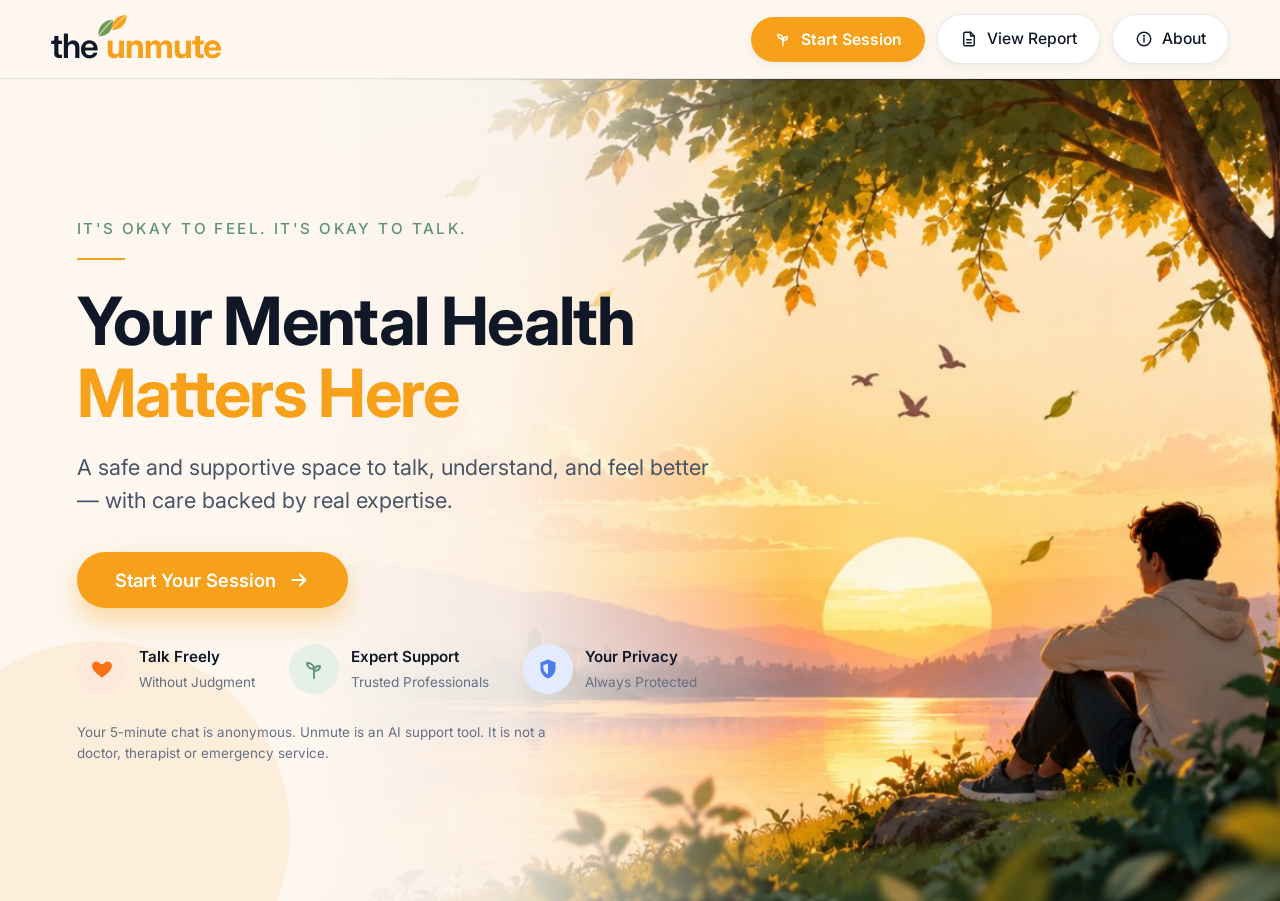
<file: frontend/index.html>
<!doctype html>
<html lang="en-IN">
<head>
  <meta charset="utf-8">
  <meta name="viewport" content="width=device-width, initial-scale=1">
  <meta name="theme-color" content="#FDF7F0">
  <title>Unmute · Your mental health matters</title>
  <link rel="preconnect" href="https://fonts.googleapis.com">
  <link rel="preconnect" href="https://fonts.gstatic.com" crossorigin>
  <link rel="stylesheet" href="https://fonts.googleapis.com/css2?family=Inter:wght@400;500;600;700&display=swap">
  <link rel="stylesheet" href="./css/app.css">
</head>
<body>
<a class="skip" href="#main">Skip to content</a>
<header class="site-header">
  <a class="logo" href="index.html" aria-label="Unmute home">
    <svg viewBox="0 0 48 48" aria-hidden="true"><path d="M8 34c-1-12 6-20 18-21 1 12-5 21-18 21z" fill="#6E9A55"/><path d="M8 34c5-8 10-13 18-21" stroke="#fff" stroke-opacity=".55" stroke-width="1.6" fill="none" stroke-linecap="round"/><path d="M24 26c0-11 7-18 19-19 0 12-7 19-19 19z" fill="#F6A119"/><path d="M24 26c6-6 11-12 19-19" stroke="#fff" stroke-opacity=".6" stroke-width="1.6" fill="none" stroke-linecap="round"/></svg>
    <span class="the">the</span><span class="mute">unmute</span>
  </a>
  <nav class="nav" aria-label="Main">
    <button class="pill primary" type="button" data-start aria-label="Start Session">
      <svg viewBox="0 0 24 24" fill="none" stroke="currentColor" stroke-width="1.9" stroke-linecap="round" stroke-linejoin="round" aria-hidden="true"><path d="M12 21v-9"/><path d="M12 12c0-4-3-6-7-6 0 4 3 6 7 6z"/><path d="M12 14c0-3 2-5 6-5 0 3-2 5-6 5z"/></svg>
      <span class="lbl">Start Session</span>
    </button>
    <a class="pill" href="#" data-report aria-label="View Report">
      <svg viewBox="0 0 24 24" fill="none" stroke="currentColor" stroke-width="1.9" stroke-linecap="round" stroke-linejoin="round" aria-hidden="true"><path d="M14 3H7a2 2 0 0 0-2 2v14a2 2 0 0 0 2 2h10a2 2 0 0 0 2-2V8z"/><path d="M14 3v5h5"/><path d="M9 13h6M9 17h6"/></svg>
      <span class="lbl">View Report</span>
    </a>
    <a class="pill" href="about.html" aria-label="About">
      <svg viewBox="0 0 24 24" fill="none" stroke="currentColor" stroke-width="1.9" stroke-linecap="round" aria-hidden="true"><circle cx="12" cy="12" r="9"/><path d="M12 11v5"/><circle cx="12" cy="7.8" r=".6" fill="currentColor"/></svg>
      <span class="lbl">About</span>
    </a>
  </nav>
</header>
<main id="main" class="hero">
  <div class="hero-copy">
    <p class="eyebrow">It's okay to feel. It's okay to talk.</p>
    <div class="rule"></div>
    <h1><span class="l1">Your Mental Health</span> <span class="accent">Matters Here</span></h1>
    <p class="lead">A safe and supportive space to talk, understand, and feel better — with care backed by real expertise.</p>
    <button class="btn primary" type="button" data-start>Start Your Session
      <svg viewBox="0 0 24 24" fill="none" stroke="currentColor" stroke-width="2.2" stroke-linecap="round" stroke-linejoin="round" aria-hidden="true"><path d="M5 12h14M13 6l6 6-6 6"/></svg>
    </button>
    <p id="err" class="err" role="alert" hidden></p>
    <ul class="trust">
      <li>
        <span class="badge heart">
          <svg viewBox="0 0 24 24" fill="currentColor" aria-hidden="true"><path d="M12 21s-7.5-4.7-9.4-9.3C1.2 8.3 3 5 6.2 5c2 0 3.4 1.1 4.2 2.4h3.2C14.4 6.1 15.8 5 17.8 5 21 5 22.8 8.3 21.4 11.7 19.5 16.3 12 21 12 21z" transform="translate(0 -.5)"/></svg>
        </span>
        <div><strong>Talk Freely</strong><span class="sub">Without Judgment</span></div>
      </li>
      <li>
        <span class="badge leaf">
          <svg viewBox="0 0 24 24" fill="none" stroke="currentColor" stroke-width="1.9" stroke-linecap="round" stroke-linejoin="round" aria-hidden="true"><path d="M12 21v-9"/><path d="M12 12c0-4-3-6-7-6 0 4 3 6 7 6z"/><path d="M12 14c0-3 2-5 6-5 0 3-2 5-6 5z"/></svg>
        </span>
        <div><strong>Expert Support</strong><span class="sub">Trusted Professionals</span></div>
      </li>
      <li>
        <span class="badge shield">
          <svg viewBox="0 0 24 24" fill="currentColor" aria-hidden="true"><path d="M12 2.5 4.5 5.6v5.6c0 4.7 3.1 8.6 7.5 10.3 4.4-1.7 7.5-5.6 7.5-10.3V5.6z"/><path d="M12 6.8v10.6c-2.8-1.3-4.7-4-4.7-6.6V7.9z" fill="#fff" fill-opacity=".85"/></svg>
        </span>
        <div><strong>Your Privacy</strong><span class="sub">Always Protected</span></div>
      </li>
    </ul>
    <p class="fine">Your 5-minute chat is anonymous. Unmute is an AI support tool. It is not a doctor, therapist or emergency service.</p>
  </div>
</main>
<div id="toast" class="toast" role="status" aria-live="polite"></div>
<script src="./js/config.js"></script>
<script src="./js/app.js"></script>
</body>
</html>
</file>
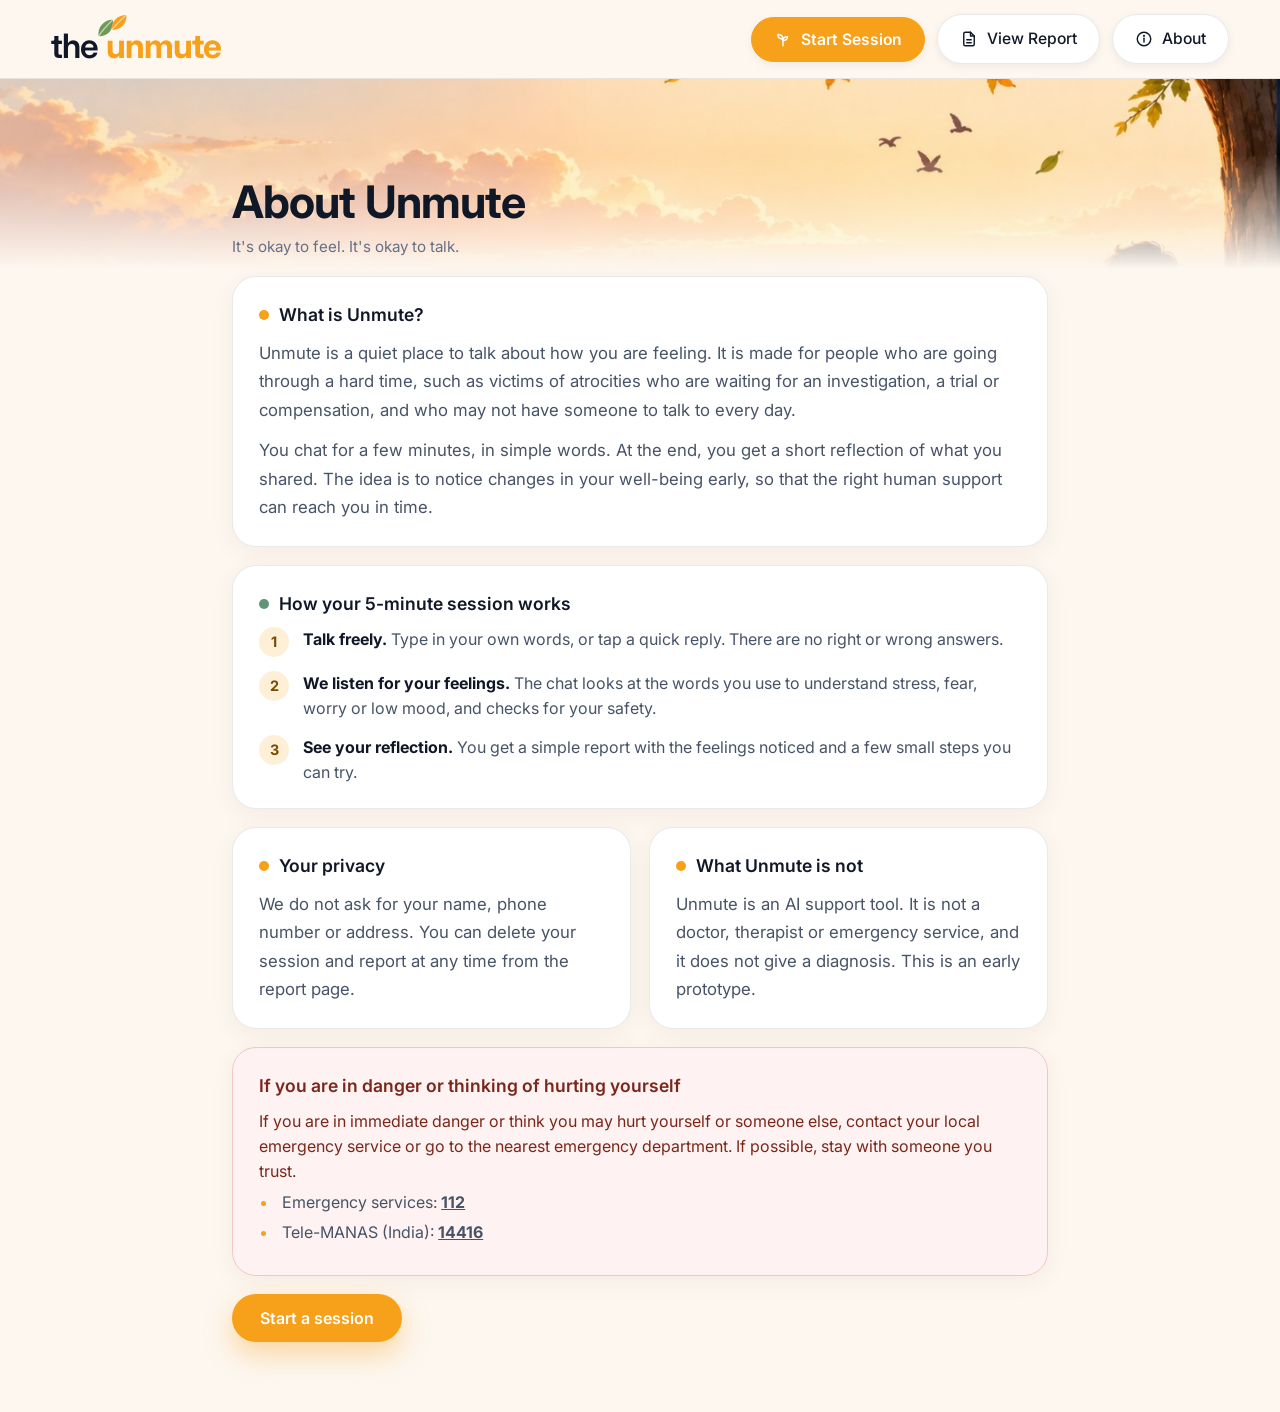
<file: frontend/about.html>
<!doctype html>
<html lang="en-IN">
<head>
  <meta charset="utf-8">
  <meta name="viewport" content="width=device-width, initial-scale=1">
  <meta name="theme-color" content="#FDF7F0">
  <title>About · Unmute</title>
  <link rel="preconnect" href="https://fonts.googleapis.com">
  <link rel="preconnect" href="https://fonts.gstatic.com" crossorigin>
  <link rel="stylesheet" href="https://fonts.googleapis.com/css2?family=Inter:wght@400;500;600;700&display=swap">
  <link rel="stylesheet" href="./css/app.css">
</head>
<body class="page">
<a class="skip" href="#main">Skip to content</a>
<header class="site-header">
  <a class="logo" href="index.html" aria-label="Unmute home">
    <svg viewBox="0 0 48 48" aria-hidden="true"><path d="M8 34c-1-12 6-20 18-21 1 12-5 21-18 21z" fill="#6E9A55"/><path d="M8 34c5-8 10-13 18-21" stroke="#fff" stroke-opacity=".55" stroke-width="1.6" fill="none" stroke-linecap="round"/><path d="M24 26c0-11 7-18 19-19 0 12-7 19-19 19z" fill="#F6A119"/><path d="M24 26c6-6 11-12 19-19" stroke="#fff" stroke-opacity=".6" stroke-width="1.6" fill="none" stroke-linecap="round"/></svg>
    <span class="the">the</span><span class="mute">unmute</span>
  </a>
  <nav class="nav" aria-label="Main">
    <button class="pill primary" type="button" data-start aria-label="Start Session">
      <svg viewBox="0 0 24 24" fill="none" stroke="currentColor" stroke-width="1.9" stroke-linecap="round" stroke-linejoin="round" aria-hidden="true"><path d="M12 21v-9"/><path d="M12 12c0-4-3-6-7-6 0 4 3 6 7 6z"/><path d="M12 14c0-3 2-5 6-5 0 3-2 5-6 5z"/></svg>
      <span class="lbl">Start Session</span>
    </button>
    <a class="pill" href="#" data-report aria-label="View Report">
      <svg viewBox="0 0 24 24" fill="none" stroke="currentColor" stroke-width="1.9" stroke-linecap="round" stroke-linejoin="round" aria-hidden="true"><path d="M14 3H7a2 2 0 0 0-2 2v14a2 2 0 0 0 2 2h10a2 2 0 0 0 2-2V8z"/><path d="M14 3v5h5"/><path d="M9 13h6M9 17h6"/></svg>
      <span class="lbl">View Report</span>
    </a>
    <a class="pill" href="about.html" aria-label="About">
      <svg viewBox="0 0 24 24" fill="none" stroke="currentColor" stroke-width="1.9" stroke-linecap="round" aria-hidden="true"><circle cx="12" cy="12" r="9"/><path d="M12 11v5"/><circle cx="12" cy="7.8" r=".6" fill="currentColor"/></svg>
      <span class="lbl">About</span>
    </a>
  </nav>
</header>
<div class="banner" role="img" aria-label="A person resting under a tree and watching the sunset by a lake"></div>
<main id="main" class="content">
  <h1>About Unmute</h1>
  <p class="meta">It's okay to feel. It's okay to talk.</p>

  <section class="panel"><h2><span class="dot"></span>What is Unmute?</h2>
    <p class="about-p">Unmute is a quiet place to talk about how you are feeling. It is made for people who are going through a hard time, such as victims of atrocities who are waiting for an investigation, a trial or compensation, and who may not have someone to talk to every day.</p>
    <p class="about-p">You chat for a few minutes, in simple words. At the end, you get a short reflection of what you shared. The idea is to notice changes in your well-being early, so that the right human support can reach you in time.</p>
  </section>

  <section class="panel leaf"><h2><span class="dot"></span>How your 5-minute session works</h2>
    <ol class="steps">
      <li><span><b>Talk freely.</b> Type in your own words, or tap a quick reply. There are no right or wrong answers.</span></li>
      <li><span><b>We listen for your feelings.</b> The chat looks at the words you use to understand stress, fear, worry or low mood, and checks for your safety.</span></li>
      <li><span><b>See your reflection.</b> You get a simple report with the feelings noticed and a few small steps you can try.</span></li>
    </ol>
  </section>

  <div class="grid2">
    <section class="panel"><h2><span class="dot"></span>Your privacy</h2>
      <p class="about-p">We do not ask for your name, phone number or address. You can delete your session and report at any time from the report page.</p></section>
    <section class="panel"><h2><span class="dot"></span>What Unmute is not</h2>
      <p class="about-p">Unmute is an AI support tool. It is not a doctor, therapist or emergency service, and it does not give a diagnosis. This is an early prototype.</p></section>
  </div>

  <section class="panel alert"><h2>If you are in danger or thinking of hurting yourself</h2>
    <p>If you are in immediate danger or think you may hurt yourself or someone else, contact your local emergency service or go to the nearest emergency department. If possible, stay with someone you trust.</p>
    <ul class="list">
      <li>Emergency services: <strong><a href="tel:112">112</a></strong></li>
      <li>Tele-MANAS (India): <strong><a href="tel:14416">14416</a></strong></li>
    </ul>
  </section>

  <div class="actions"><button class="btn primary" type="button" data-start style="font-size:1rem;padding:14px 28px">Start a session</button></div>
</main>
<div id="toast" class="toast" role="status" aria-live="polite"></div>
<script src="./js/config.js"></script>
<script src="./js/app.js"></script>
</body>
</html>
</file>
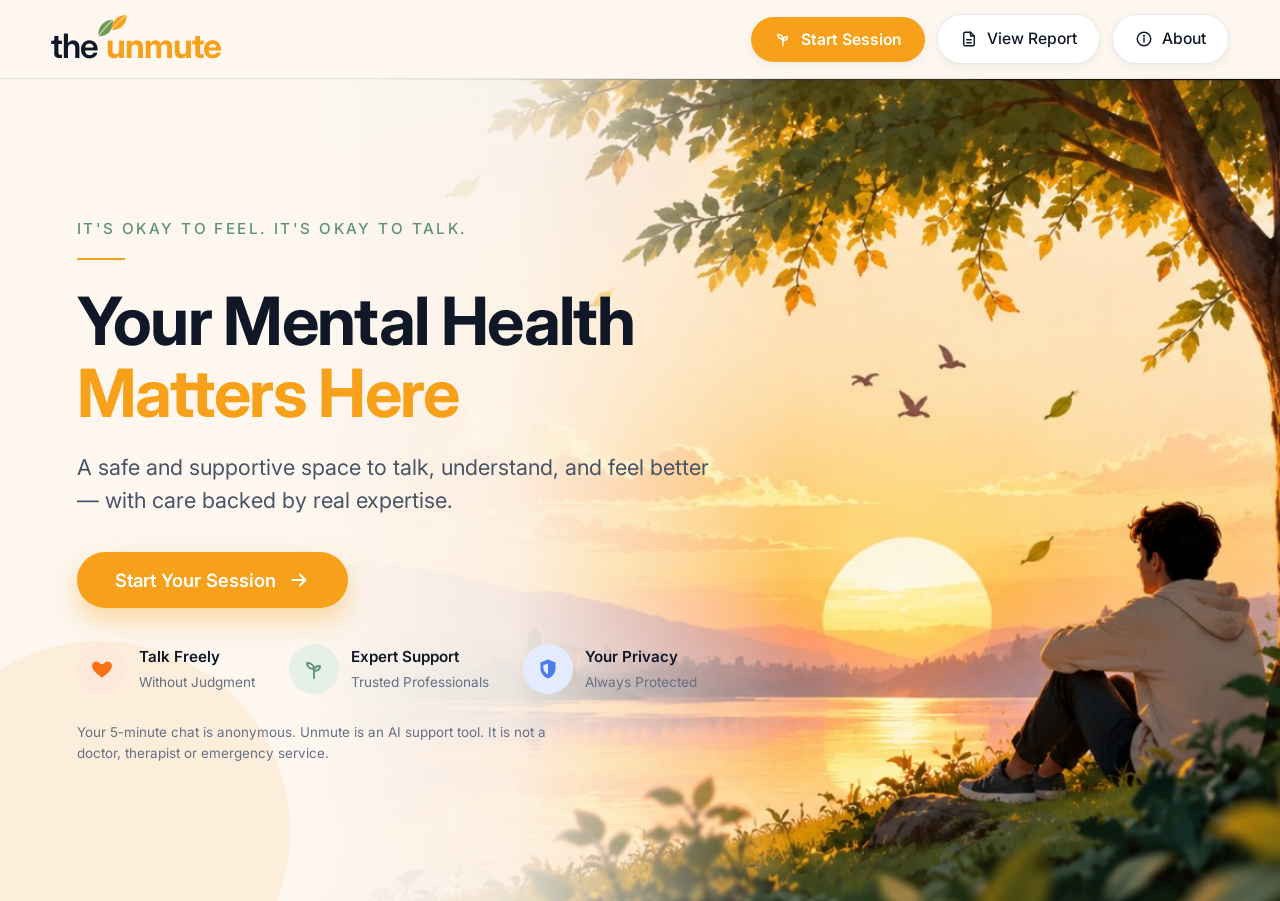
<file: frontend/chat.html>
<!doctype html>
<html lang="en-IN">
<head>
  <meta charset="utf-8">
  <meta name="viewport" content="width=device-width, initial-scale=1">
  <meta name="theme-color" content="#FDF7F0">
  <title>Unmute · Your session</title>
  <link rel="preconnect" href="https://fonts.googleapis.com">
  <link rel="preconnect" href="https://fonts.gstatic.com" crossorigin>
  <link rel="stylesheet" href="https://fonts.googleapis.com/css2?family=Inter:wght@400;500;600;700&display=swap">
  <link rel="stylesheet" href="./css/app.css">
</head>
<body class="scene">
<a class="skip" href="#main">Skip to content</a>
<header class="site-header">
  <a class="logo small" href="index.html" aria-label="Unmute home">
    <svg viewBox="0 0 48 48" aria-hidden="true"><path d="M8 34c-1-12 6-20 18-21 1 12-5 21-18 21z" fill="#6E9A55"/><path d="M8 34c5-8 10-13 18-21" stroke="#fff" stroke-opacity=".55" stroke-width="1.6" fill="none" stroke-linecap="round"/><path d="M24 26c0-11 7-18 19-19 0 12-7 19-19 19z" fill="#F6A119"/><path d="M24 26c6-6 11-12 19-19" stroke="#fff" stroke-opacity=".6" stroke-width="1.6" fill="none" stroke-linecap="round"/></svg>
    <span class="the">the</span><span class="mute">unmute</span>
  </a>
  <nav class="nav" aria-label="Main">
    <a class="pill" href="about.html" aria-label="About">
      <svg viewBox="0 0 24 24" fill="none" stroke="currentColor" stroke-width="1.9" stroke-linecap="round" aria-hidden="true"><circle cx="12" cy="12" r="9"/><path d="M12 11v5"/><circle cx="12" cy="7.8" r=".6" fill="currentColor"/></svg>
      <span class="lbl">About</span>
    </a>
  </nav>
</header>
<main id="main" class="chat-wrap">
  <section id="chat-root" class="chat-card" data-sid="" data-total="300" aria-label="Chat session">
    <div class="chat-head">
      <div class="who">
        <span class="avatar">
          <svg viewBox="0 0 48 48" aria-hidden="true"><path d="M8 34c-1-12 6-20 18-21 1 12-5 21-18 21z" fill="#6E9A55"/><path d="M8 34c5-8 10-13 18-21" stroke="#fff" stroke-opacity=".55" stroke-width="1.6" fill="none" stroke-linecap="round"/><path d="M24 26c0-11 7-18 19-19 0 12-7 19-19 19z" fill="#F6A119"/><path d="M24 26c6-6 11-12 19-19" stroke="#fff" stroke-opacity=".6" stroke-width="1.6" fill="none" stroke-linecap="round"/></svg>
        </span>
        <div><b>Unmute</b><small>Private and anonymous</small></div>
      </div>
      <div class="head-actions">
        <span class="timer" aria-live="off">
          <svg viewBox="0 0 24 24" fill="none" stroke="currentColor" stroke-width="2" stroke-linecap="round" aria-hidden="true"><circle cx="12" cy="13" r="8"/><path d="M12 9v4l2.5 2M9 3h6"/></svg>
          <time id="timer">--:--</time><span class="sr-only">left</span>
        </span>
        <button id="help" class="mini" type="button" aria-expanded="false" aria-controls="helplines">Need help now?</button>
        <button id="end" class="mini" type="button">End session</button>
      </div>
    </div>
    <div class="progress" aria-hidden="true"><i id="bar"></i></div>
    <div id="helplines" class="helplines" role="region" aria-label="Helplines" hidden>
      <p id="help-msg">If you are in immediate danger or think you may hurt yourself or someone else, contact your local emergency service or go to the nearest emergency department. If possible, stay with someone you trust.</p>
      <ul>
        <li><a href="tel:112">Emergency services: 112</a></li>
        <li><a href="tel:14416">Tele-MANAS (India): 14416</a></li>
      </ul>
    </div>
    <div id="messages" class="log" role="log" aria-live="polite" aria-label="Conversation">
      <p class="intro">Take your time. There are no right or wrong answers, and you can type in your own words.</p>
    </div>
    <div id="chips" class="chips" aria-label="Quick replies"></div>
    <p id="status" class="status" role="status"></p>
    <form id="form" class="compose" autocomplete="off">
      <label for="input" class="sr-only">Your message</label>
      <textarea id="input" rows="1" maxlength="1000" placeholder="Type here, or tap a quick reply above..."></textarea>
      <button id="send" class="send" type="submit" aria-label="Send message">
        <svg viewBox="0 0 24 24" fill="none" stroke="currentColor" stroke-width="2.2" stroke-linecap="round" stroke-linejoin="round" aria-hidden="true"><path d="M5 12h14M13 6l6 6-6 6"/></svg>
      </button>
    </form>
    <p class="foot">AI support tool. Not a doctor, therapist or emergency service.</p>
  </section>
</main>
<dialog id="endDialog" aria-labelledby="endTitle">
  <h2 id="endTitle">End this session?</h2>
  <p>You will see your reflection report next. You can also keep talking until the timer finishes.</p>
  <div class="acts">
    <button id="keep" class="btn ghost" type="button">Keep talking</button>
    <button id="confirmEnd" class="btn primary" type="button">End and see report</button>
  </div>
</dialog>
<div id="toast" class="toast" role="status" aria-live="polite"></div>
<script src="./js/config.js"></script>
<script src="./js/app.js"></script>
<script src="./js/chat.js"></script>
</body>
</html>
</file>
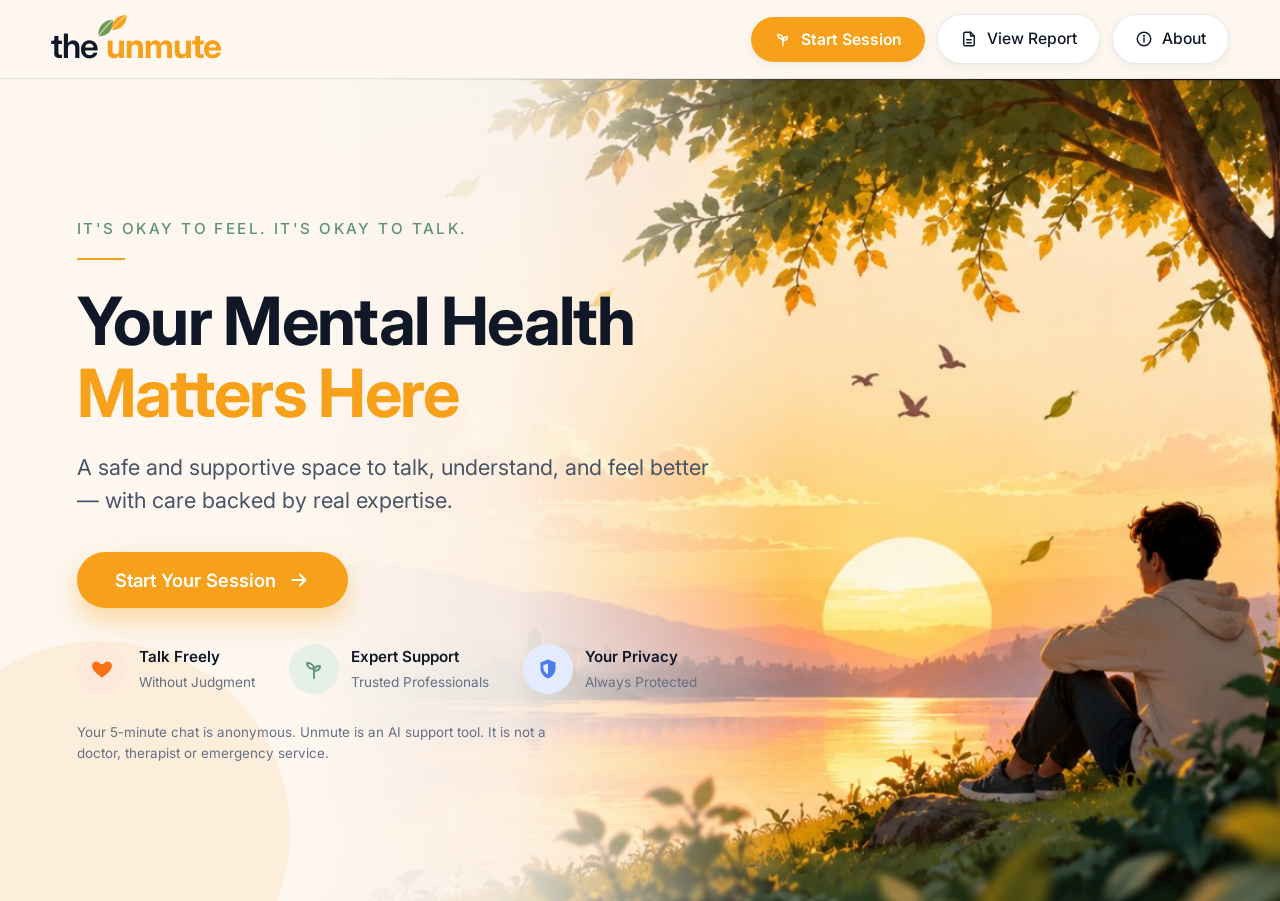
<file: frontend/report.html>
<!doctype html>
<html lang="en-IN">
<head>
  <meta charset="utf-8">
  <meta name="viewport" content="width=device-width, initial-scale=1">
  <meta name="theme-color" content="#FDF7F0">
  <title>Unmute · Your reflection</title>
  <link rel="preconnect" href="https://fonts.googleapis.com">
  <link rel="preconnect" href="https://fonts.gstatic.com" crossorigin>
  <link rel="stylesheet" href="https://fonts.googleapis.com/css2?family=Inter:wght@400;500;600;700&display=swap">
  <link rel="stylesheet" href="./css/app.css">
</head>
<body class="page">
<a class="skip" href="#main">Skip to content</a>
<header class="site-header">
  <a class="logo" href="index.html" aria-label="Unmute home">
    <svg viewBox="0 0 48 48" aria-hidden="true"><path d="M8 34c-1-12 6-20 18-21 1 12-5 21-18 21z" fill="#6E9A55"/><path d="M8 34c5-8 10-13 18-21" stroke="#fff" stroke-opacity=".55" stroke-width="1.6" fill="none" stroke-linecap="round"/><path d="M24 26c0-11 7-18 19-19 0 12-7 19-19 19z" fill="#F6A119"/><path d="M24 26c6-6 11-12 19-19" stroke="#fff" stroke-opacity=".6" stroke-width="1.6" fill="none" stroke-linecap="round"/></svg>
    <span class="the">the</span><span class="mute">unmute</span>
  </a>
  <nav class="nav" aria-label="Main">
    <button class="pill primary" type="button" data-start aria-label="Start Session">
      <svg viewBox="0 0 24 24" fill="none" stroke="currentColor" stroke-width="1.9" stroke-linecap="round" stroke-linejoin="round" aria-hidden="true"><path d="M12 21v-9"/><path d="M12 12c0-4-3-6-7-6 0 4 3 6 7 6z"/><path d="M12 14c0-3 2-5 6-5 0 3-2 5-6 5z"/></svg>
      <span class="lbl">Start Session</span>
    </button>
    <a class="pill" href="#" data-report aria-label="View Report">
      <svg viewBox="0 0 24 24" fill="none" stroke="currentColor" stroke-width="1.9" stroke-linecap="round" stroke-linejoin="round" aria-hidden="true"><path d="M14 3H7a2 2 0 0 0-2 2v14a2 2 0 0 0 2 2h10a2 2 0 0 0 2-2V8z"/><path d="M14 3v5h5"/><path d="M9 13h6M9 17h6"/></svg>
      <span class="lbl">View Report</span>
    </a>
    <a class="pill" href="about.html" aria-label="About">
      <svg viewBox="0 0 24 24" fill="none" stroke="currentColor" stroke-width="1.9" stroke-linecap="round" aria-hidden="true"><circle cx="12" cy="12" r="9"/><path d="M12 11v5"/><circle cx="12" cy="7.8" r=".6" fill="currentColor"/></svg>
      <span class="lbl">About</span>
    </a>
  </nav>
</header>
<div class="banner" role="img" aria-label="A person resting under a tree and watching the sunset by a lake"></div>
<main id="main" class="content">
  <p id="report-loading" class="meta" role="status">Loading your reflection…</p>
  <p id="report-error" class="notice" role="alert" hidden></p>
</main>
<dialog id="delDialog" aria-labelledby="delTitle">
  <h2 id="delTitle">Delete this session?</h2>
  <p>Your messages and this report will be removed for good. This cannot be undone.</p>
  <div class="acts">
    <button id="delNo" class="btn ghost" type="button">Keep it</button>
    <button id="delYes" class="btn danger-ghost" type="button">Delete</button>
  </div>
</dialog>
<div id="toast" class="toast" role="status" aria-live="polite"></div>
<script src="./js/config.js"></script>
<script src="./js/app.js"></script>
<script src="./js/report.js"></script>
</body>
</html>
</file>
<file: frontend/css/app.css>
/* ===== Unmute design tokens (taken from the supplied landing-page design) ===== */
:root {
  --cream: #FDF7F0;
  --cream-2: #FBEFE0;
  --ink: #101828;
  --muted: #475467;
  --soft: #667085;
  --orange: #F6A119;
  --orange-deep: #E58F0A;
  --orange-wash: #FEF0D6;
  --leaf: #5F9477;
  --leaf-wash: #E5F0E9;
  --heart-wash: #FDE9DA;
  --heart: #F97316;
  --shield: #4A7BE8;
  --shield-wash: #E3EBFC;
  --alert: #B42318;
  --alert-wash: #FEF3F2;
  --line: rgba(16, 24, 40, .09);
  --shadow-cta: 0 12px 28px rgba(246, 161, 25, .38);
  --shadow-card: 0 10px 40px rgba(120, 72, 10, .10);
  --font: "Inter", system-ui, -apple-system, "Segoe UI", Roboto, "Noto Sans", sans-serif;
}
*, *::before, *::after { box-sizing: border-box; }
html { scroll-behavior: smooth; }
body {
  overflow-x: clip; margin: 0; font-family: var(--font); color: var(--ink); background: var(--cream);
  -webkit-font-smoothing: antialiased; line-height: 1.55;
}
h1, h2, h3, p { margin: 0; }
a { color: inherit; }
button { font-family: inherit; cursor: pointer; }
:focus-visible { outline: 3px solid var(--leaf); outline-offset: 3px; border-radius: 10px; }
.skip { position: absolute; left: -999px; top: 8px; background: #fff; padding: 8px 14px; border-radius: 10px; z-index: 99; }
.skip:focus { left: 8px; }
.sr-only { position: absolute; width: 1px; height: 1px; overflow: hidden; clip: rect(0 0 0 0); white-space: nowrap; }

/* ===== Site header ===== */
.site-header {
  position: sticky; top: 0; z-index: 30; display: flex; align-items: center; justify-content: space-between; gap: 16px;
  padding: 14px clamp(16px, 4vw, 56px); background: rgba(253, 247, 240, .92); backdrop-filter: blur(10px);
  border-bottom: 1px solid var(--line);
}
.logo { position: relative; display: inline-flex; align-items: baseline; text-decoration: none; font-size: 2.1rem; font-weight: 600; letter-spacing: -.03em; line-height: 1; padding-top: 14px; white-space: nowrap; }
.logo svg { position: absolute; left: 1.2em; top: -6px; width: 1.15em; height: 1.15em; }
.logo .the { color: var(--ink); }
.logo .mute { color: var(--orange); font-weight: 700; margin-left: 8px; }
.logo.small { font-size: 1.6rem; }
.nav { display: flex; gap: 12px; align-items: center; }
.pill {
  display: inline-flex; align-items: center; gap: 9px; padding: 12px 22px; border-radius: 999px; border: 1px solid var(--line);
  background: #fff; color: var(--ink); font-size: .98rem; font-weight: 500; text-decoration: none;
  box-shadow: 0 3px 10px rgba(16, 24, 40, .06); transition: transform .15s, box-shadow .15s;
}
.pill:hover { transform: translateY(-1px); box-shadow: 0 6px 16px rgba(16, 24, 40, .1); }
.pill svg, .btn svg { width: 18px; height: 18px; flex: none; }
.pill.primary, .btn.primary { background: var(--orange); border-color: var(--orange); color: #fff; font-weight: 600; }
.btn {
  display: inline-flex; align-items: center; justify-content: center; gap: 12px; padding: 17px 38px; border-radius: 999px; border: 0;
  font-size: 1.15rem; font-weight: 600; text-decoration: none; transition: transform .15s, box-shadow .15s, background .15s;
}
.btn.primary { box-shadow: var(--shadow-cta); }
.btn.primary:hover { background: var(--orange-deep); transform: translateY(-2px); }
.btn.primary:disabled { opacity: .65; transform: none; cursor: wait; }
.btn.ghost { background: #fff; color: var(--ink); border: 1px solid var(--line); box-shadow: 0 3px 10px rgba(16,24,40,.06); font-size: 1rem; padding: 14px 26px; }
.btn.ghost:hover { background: var(--cream-2); }
.btn.danger-ghost { background: #fff; color: var(--alert); border: 1px solid #F4C7C3; font-size: 1rem; padding: 14px 26px; }
.btn svg { width: 22px; height: 22px; }

/* ===== Landing hero ===== */
.hero {
  position: relative; min-height: calc(100vh - 78px); display: flex; align-items: center; overflow: hidden;
  padding: clamp(28px, 4vw, 56px) clamp(20px, 6vw, 100px);
  background:
    linear-gradient(90deg, var(--cream) 0%, var(--cream) 24%, rgba(253,247,240,.86) 40%, rgba(253,247,240,0) 62%),
    url("../img/hero.jpg") 78% 100% / cover no-repeat;
}
.hero::after { content: ""; position: absolute; left: -90px; bottom: -120px; width: 380px; height: 380px; border-radius: 50%; background: rgba(246, 161, 25, .10); z-index: 0; }
.hero-copy { position: relative; z-index: 1; max-width: 700px; }
.eyebrow { color: var(--leaf); font-size: .95rem; font-weight: 500; letter-spacing: .16em; text-transform: uppercase; }
.rule { width: 48px; height: 2px; background: var(--orange); margin: 18px 0 26px; }
.hero h1 { font-size: clamp(2rem, 5.2vw, 4.2rem); font-weight: 700; line-height: 1.07; letter-spacing: -.025em; }
.hero h1 .l1 { white-space: nowrap; }
.hero h1 .accent { color: var(--orange); display: block; }
.hero .lead { margin-top: 22px; font-size: clamp(1.1rem, 1.7vw, 1.4rem); color: var(--muted); max-width: 30em; line-height: 1.55; }
.hero .btn { margin-top: 34px; }
.trust { display: flex; flex-wrap: wrap; gap: 14px 34px; margin: 36px 0 0; padding: 0; }
.trust li { display: flex; align-items: center; gap: 12px; list-style: none; }
.badge { width: 50px; height: 50px; border-radius: 50%; display: grid; place-items: center; flex: none; }
.badge svg { width: 24px; height: 24px; }
.badge.heart { background: var(--heart-wash); color: var(--heart); }
.badge.leaf { background: var(--leaf-wash); color: var(--leaf); }
.badge.shield { background: var(--shield-wash); color: var(--shield); }
.trust strong { display: block; font-size: .95rem; font-weight: 600; }
.trust span.sub { font-size: .85rem; color: var(--soft); }
.fine { margin-top: 28px; font-size: .84rem; color: var(--soft); max-width: 38em; }
.notice { margin-bottom: 22px; padding: 12px 16px; border-radius: 14px; background: var(--orange-wash); color: #7A4A00; font-size: .95rem; max-width: 30em; }
.err { margin-top: 14px; color: var(--alert); font-size: .95rem; }

@media (max-width: 860px) {
  .nav { gap: 8px; }
  .nav .pill:not(.primary) span.lbl { display: none; }
  .nav .pill { padding: 11px 13px; white-space: nowrap; }
  .nav .pill.primary { padding: 11px 16px; font-size: .92rem; }
  .site-header { padding: 10px 14px; }
  .hero {
    align-items: flex-start; min-height: calc(100vh - 70px); padding-bottom: 300px;
    background: url("../img/hero.jpg") 80% bottom / auto 300px no-repeat, var(--cream);
  }
  .hero::after { left: 0; right: 0; bottom: 0; width: auto; height: 300px; border-radius: 0; background: linear-gradient(180deg, var(--cream) 0, rgba(253,247,240,0) 55%); }
  .logo { font-size: 1.5rem; }
  .trust { gap: 16px; } .trust li { width: 100%; }
}

/* ===== Toast ===== */
.toast { position: fixed; left: 50%; bottom: 28px; transform: translate(-50%, 20px); opacity: 0; pointer-events: none; z-index: 60;
  background: var(--ink); color: #fff; padding: 12px 20px; border-radius: 999px; font-size: .95rem; transition: .25s; max-width: 90vw; }
.toast.show { opacity: 1; transform: translate(-50%, 0); }

/* ===== Chat ===== */
.scene {
  min-height: 100vh; display: flex; flex-direction: column;
  background: linear-gradient(180deg, rgba(253,247,240,.80), rgba(253,247,240,.62)), url("../img/hero.jpg") 72% center / cover fixed no-repeat, var(--cream);
}
.scene .site-header { background: rgba(253,247,240,.8); }
.chat-wrap { flex: 1; display: flex; justify-content: center; padding: clamp(10px, 2.5vw, 28px); min-height: 0; }
.chat-card {
  width: 100%; max-width: 780px; height: calc(100dvh - 78px - clamp(20px, 5vw, 56px)); display: flex; flex-direction: column;
  background: rgba(255,255,255,.90); backdrop-filter: blur(14px); border-radius: 28px; box-shadow: var(--shadow-card); overflow: hidden;
  border: 1px solid rgba(255,255,255,.9);
}
.chat-head { display: flex; align-items: center; justify-content: space-between; gap: 12px; padding: 14px 20px; border-bottom: 1px solid var(--line); }
.who { display: flex; align-items: center; gap: 12px; min-width: 0; }
.avatar { width: 40px; height: 40px; border-radius: 50%; background: var(--leaf-wash); display: grid; place-items: center; flex: none; }
.avatar svg { width: 24px; height: 24px; }
.who b { display: block; font-size: 1rem; font-weight: 600; line-height: 1.2; }
.who small { color: var(--soft); font-size: .8rem; }
.head-actions { display: flex; align-items: center; gap: 8px; flex-wrap: wrap; justify-content: flex-end; }
.timer { display: inline-flex; align-items: center; gap: 8px; padding: 8px 14px; border-radius: 999px; background: var(--orange-wash); color: #7A4A00; font-weight: 600; font-size: .92rem; font-variant-numeric: tabular-nums; }
.timer svg { width: 16px; height: 16px; }
.mini { border: 1px solid var(--line); background: #fff; border-radius: 999px; padding: 8px 14px; font-size: .88rem; font-weight: 500; color: var(--ink); }
.mini:hover { background: var(--cream-2); }
.mini:disabled { opacity: .5; cursor: default; }
.progress { height: 4px; background: var(--orange-wash); }
.progress i { display: block; height: 100%; width: 100%; background: var(--orange); border-radius: 0 4px 4px 0; transition: width 1s linear; }
.helplines { padding: 14px 20px; background: var(--alert-wash); color: #7A271A; font-size: .92rem; border-bottom: 1px solid #F4C7C3; }
.helplines[hidden] { display: none; }
.helplines ul { margin: 8px 0 0; padding: 0; display: flex; flex-wrap: wrap; gap: 8px 12px; list-style: none; }
.helplines a { display: inline-block; padding: 8px 14px; background: #fff; border-radius: 999px; text-decoration: none; font-weight: 600; border: 1px solid #F4C7C3; }
.log { flex: 1; overflow-y: auto; padding: 22px 20px 8px; display: flex; flex-direction: column; gap: 14px; scroll-behavior: smooth; }
.intro { align-self: center; text-align: center; color: var(--soft); font-size: .86rem; max-width: 34em; padding-bottom: 4px; }
.row { display: flex; gap: 10px; align-items: flex-end; }
.row.user { justify-content: flex-end; }
.row .avatar { width: 32px; height: 32px; }
.row .avatar svg { width: 20px; height: 20px; }
.bubble { max-width: min(80%, 34em); padding: 13px 18px; font-size: 1.02rem; line-height: 1.6; white-space: pre-wrap; overflow-wrap: anywhere; }
.row.bot .bubble { background: #fff; border: 1px solid var(--line); border-radius: 20px 20px 20px 6px; box-shadow: 0 2px 8px rgba(16,24,40,.04); }
.row.user .bubble { background: var(--orange); color: #2A1700; border-radius: 20px 20px 6px 20px; font-weight: 500; }
.row.pop .bubble { animation: pop .28s ease-out; }
@keyframes pop { from { transform: translateY(6px) scale(.98); opacity: 0; } to { transform: none; opacity: 1; } }
.typing .bubble { display: flex; gap: 5px; padding: 16px 18px; }
.typing i { width: 8px; height: 8px; border-radius: 50%; background: var(--leaf); opacity: .4; animation: dot 1.2s infinite; }
.typing i:nth-child(2) { animation-delay: .15s; } .typing i:nth-child(3) { animation-delay: .3s; }
@keyframes dot { 0%, 60%, 100% { opacity: .3; transform: none; } 30% { opacity: 1; transform: translateY(-4px); } }
.chips { display: flex; flex-wrap: wrap; gap: 8px; padding: 6px 20px 10px; }
.chips:empty { display: none; }
.chip { border: 1.5px solid #F2C67A; background: #FFFBF3; color: #6B4200; border-radius: 999px; padding: 9px 16px; font-size: .94rem; font-weight: 500; transition: background .15s, transform .15s; }
.chip:hover { background: var(--orange-wash); transform: translateY(-1px); }
.compose { display: flex; gap: 10px; align-items: flex-end; padding: 12px 16px 8px; border-top: 1px solid var(--line); }
.compose textarea {
  flex: 1; resize: none; max-height: 140px; border: 1.5px solid var(--line); border-radius: 22px; padding: 13px 18px; font: inherit; font-size: 1.02rem;
  background: #fff; color: var(--ink); line-height: 1.45;
}
.compose textarea:focus { outline: none; border-color: var(--orange); box-shadow: 0 0 0 4px rgba(246,161,25,.18); }
.send { width: 48px; height: 48px; border-radius: 50%; border: 0; background: var(--orange); color: #fff; display: grid; place-items: center; box-shadow: var(--shadow-cta); flex: none; }
.send svg { width: 22px; height: 22px; }
.send:disabled { opacity: .5; box-shadow: none; cursor: default; }
.foot { text-align: center; font-size: .76rem; color: var(--soft); padding: 2px 16px 12px; }
.status { min-height: 1.2em; padding: 0 22px; font-size: .84rem; color: var(--soft); }
dialog { border: 0; border-radius: 24px; padding: 28px; max-width: 420px; width: calc(100% - 32px); box-shadow: 0 30px 80px rgba(16,24,40,.28); color: var(--ink); }
dialog::backdrop { background: rgba(16,24,40,.45); backdrop-filter: blur(3px); }
dialog h2 { font-size: 1.3rem; font-weight: 700; }
dialog p { margin-top: 8px; color: var(--muted); }
dialog .acts { display: flex; gap: 10px; margin-top: 22px; justify-content: flex-end; flex-wrap: wrap; }
dialog .btn { font-size: .98rem; padding: 12px 22px; }

/* ===== Report + About (content pages) ===== */
.page { min-height: 100vh; background: linear-gradient(180deg, var(--cream) 0, var(--cream) 100%); }
.banner { height: 190px; background: linear-gradient(180deg, rgba(253,247,240,0) 40%, var(--cream) 100%), url("../img/hero.jpg") 70% 38% / cover no-repeat; }
.content { max-width: 880px; margin: -92px auto 0; padding: 0 clamp(16px, 4vw, 32px) 70px; position: relative; }
.content h1 { font-size: clamp(2rem, 4vw, 2.8rem); font-weight: 700; letter-spacing: -.02em; line-height: 1.15; }
.meta { margin-top: 6px; color: var(--soft); font-size: .95rem; }
.panel { margin-top: 18px; background: #fff; border: 1px solid var(--line); border-radius: 24px; padding: 24px 26px; box-shadow: 0 6px 24px rgba(120,72,10,.06); }
.panel h2 { font-size: 1.1rem; font-weight: 600; margin-bottom: 10px; display: flex; align-items: center; gap: 10px; }
.panel h2 .dot { width: 10px; height: 10px; border-radius: 50%; background: var(--orange); }
.panel.leaf h2 .dot { background: var(--leaf); }
.panel.alert { background: var(--alert-wash); border-color: #F4C7C3; color: #7A271A; }
.summary { font-size: 1.2rem; line-height: 1.65; color: var(--ink); }
.grid2 { display: grid; grid-template-columns: 1fr 1fr; gap: 0 18px; }
.grid2 > :last-child:nth-child(odd) { grid-column: 1 / -1; }
.panel ul.list { margin: 0; padding-left: 1.2em; color: var(--muted); }
.panel ul.list li { margin: 6px 0; padding-left: 4px; }
.panel ul.list li::marker { color: var(--orange); }
.state { font-size: 1.5rem; font-weight: 700; }
.risk { display: inline-flex; align-items: center; gap: 8px; padding: 7px 14px; border-radius: 999px; font-weight: 600; background: var(--leaf-wash); color: #2F6148; }
.risk.mid { background: var(--orange-wash); color: #7A4A00; } .risk.high { background: #FEE4E2; color: var(--alert); }
.bars { list-style: none; margin: 0; padding: 0; display: grid; gap: 14px; }
.bars .top { display: flex; justify-content: space-between; font-size: .95rem; }
.bars .top span:first-child { text-transform: capitalize; font-weight: 500; }
.bars .track { margin-top: 6px; height: 10px; border-radius: 999px; background: var(--orange-wash); overflow: hidden; }
.bars .track i { display: block; height: 100%; background: linear-gradient(90deg, #F8B84A, var(--orange)); border-radius: 999px; }
.disclaimer { margin-top: 26px; font-size: .88rem; color: var(--soft); }
.actions { margin-top: 18px; display: flex; gap: 12px; flex-wrap: wrap; }
.steps { counter-reset: s; list-style: none; padding: 0; margin: 0; display: grid; gap: 14px; }
.steps li { counter-increment: s; display: flex; gap: 14px; align-items: flex-start; color: var(--muted); }
.steps li::before { content: counter(s); flex: none; width: 30px; height: 30px; border-radius: 50%; background: var(--orange-wash); color: #7A4A00; font-weight: 700; display: grid; place-items: center; font-size: .9rem; }
.steps b { color: var(--ink); }
.about-p { color: var(--muted); font-size: 1.05rem; line-height: 1.7; }
.about-p + .about-p { margin-top: 12px; }
@media (max-width: 680px) {
  .grid2 { grid-template-columns: 1fr; }
  .chat-card { border-radius: 22px; }
  .bubble { max-width: 88%; }
  .who small { display: none; }
}
@media (max-width: 520px) {
  .nav .pill.primary span.lbl { display: none; }
  .nav .pill.primary { padding: 11px 13px; }
  .site-header { gap: 8px; }
}
@media (prefers-reduced-motion: reduce) {
  *, *::before, *::after { animation: none !important; transition: none !important; scroll-behavior: auto !important; }
}
</file>
